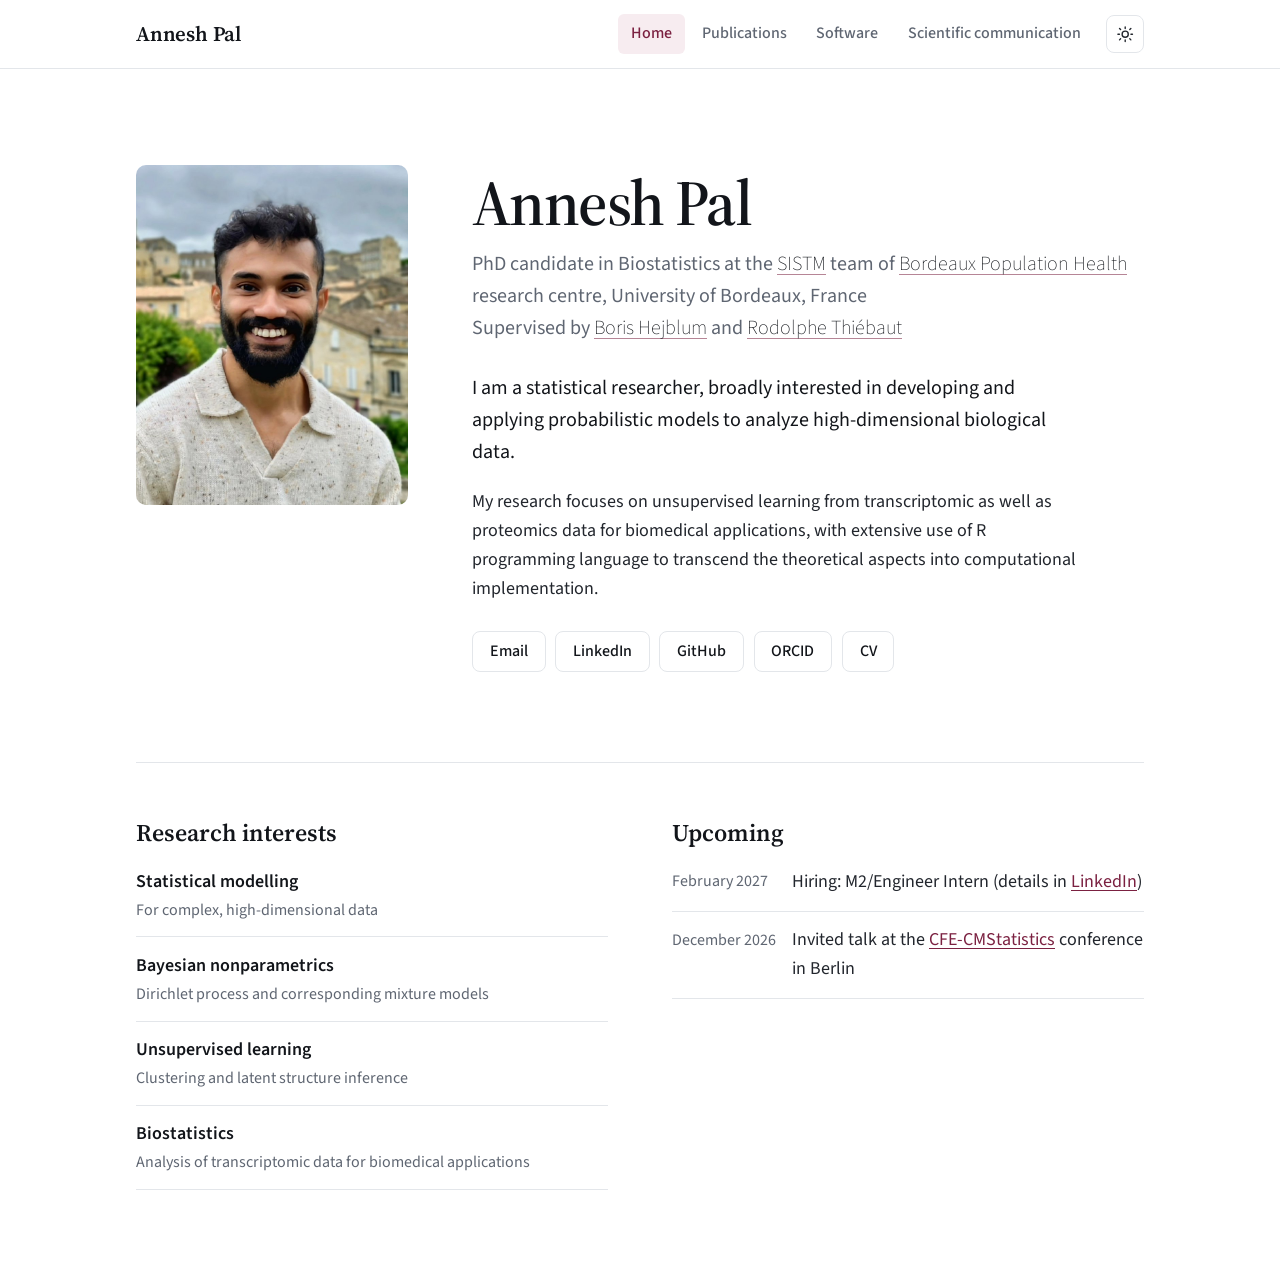
<file: index.html>
<!DOCTYPE html>
<html lang="en">
<head>
  <meta charset="utf-8">
  <meta name="viewport" content="width=device-width, initial-scale=1">
  <title>Annesh Pal</title>
  <meta name="description" content="Annesh Pal, PhD candidate in Biostatistics at the University of Bordeaux, working on Bayesian nonparametric clustering for high-dimensional biological data.">
  <meta name="author" content="Annesh Pal">
  <meta name="google-site-verification" content="eEVup96OEpur1_kXBRJ_z_jjKePVoSG-uzVZ42ypXxE">
  <meta property="og:title" content="Annesh Pal">
  <meta property="og:description" content="Annesh Pal, PhD candidate in Biostatistics at the University of Bordeaux, working on Bayesian nonparametric clustering for high-dimensional biological data.">
  <meta property="og:type" content="website">
  <meta property="og:image" content="photo.jpg">
  <link rel="icon" href="data:image/svg+xml,%3Csvg xmlns='http://www.w3.org/2000/svg' viewBox='0 0 32 32'%3E%3Crect width='32' height='32' rx='7' fill='%237b2141'/%3E%3Ctext x='16' y='22.5' font-family='Georgia,serif' font-size='17' font-weight='600' fill='white' text-anchor='middle'%3EAP%3C/text%3E%3C/svg%3E">
  <link rel="preload" href="assets/fonts/source-serif-4-latin-opsz-normal.woff2" as="font" type="font/woff2" crossorigin>
  <link rel="preload" href="assets/fonts/source-sans-3-latin-wght-normal.woff2" as="font" type="font/woff2" crossorigin>
  <script>try { var t = localStorage.getItem('theme'); if (t) document.documentElement.dataset.theme = t; } catch (e) {}</script>
  <link rel="stylesheet" href="assets/style.css">
</head>
<body>
  <a class="skip" href="#content">Skip to content</a>
  <header class="site-header">
    <div class="wrap">
      <a class="brand" href="index.html">Annesh Pal</a>
      <nav class="nav" aria-label="Main">
        <ul>
          <li><a href="index.html" aria-current="page">Home</a></li>
          <li><a href="publications.html">Publications</a></li>
          <li><a href="software.html">Software</a></li>
          <li><a href="communication.html">Scientific communication</a></li>
        </ul>
        <button class="icon-btn theme-btn" type="button" aria-label="Switch between light and dark theme"><svg class="sun" viewBox="0 0 24 24" fill="none" stroke="currentColor" stroke-width="1.8" stroke-linecap="round" aria-hidden="true"><circle cx="12" cy="12" r="4"/><path d="M12 2.5v2M12 19.5v2M4.6 4.6 6 6M18 18l1.4 1.4M2.5 12h2M19.5 12h2M4.6 19.4 6 18M18 6l1.4-1.4"/></svg><svg class="moon" viewBox="0 0 24 24" fill="none" stroke="currentColor" stroke-width="1.8" stroke-linejoin="round" aria-hidden="true"><path d="M20 14.5A8 8 0 0 1 9.5 4a8 8 0 1 0 10.5 10.5Z"/></svg></button>
        <button class="icon-btn menu-btn" type="button" aria-label="Menu" aria-expanded="false"><svg viewBox="0 0 24 24" fill="none" stroke="currentColor" stroke-width="1.8" stroke-linecap="round" aria-hidden="true"><path d="M4 7h16M4 12h16M4 17h16"/></svg></button>
      </nav>
    </div>
  </header>

  <main id="content">
    <div class="wrap">
      <section class="intro" aria-label="Introduction">
        <img class="portrait" src="photo.jpg" alt="Portrait of Annesh Pal" width="800" height="1000">
        <div>
          <h1>Annesh Pal</h1>
          <p class="role">
            PhD candidate in Biostatistics at the <a href="https://www.inria.fr/fr/sistm/">SISTM</a> team of <a href="https://www.bordeaux-population-health.center/">Bordeaux Population Health</a> research centre, University of Bordeaux, France<br>
            Supervised by <a href="https://borishejblum.science/">Boris Hejblum</a> and <a href="https://scholar.google.com/citations?user=3FwavwMAAAAJ&hl=fr/">Rodolphe Thiébaut</a>
          </p>
          <div class="bio">
            <p>I am a statistical researcher, broadly interested in developing and applying probabilistic models to analyze high-dimensional biological data.</p>
            <p>My research focuses on unsupervised learning from transcriptomic as well as proteomics data for biomedical applications, with extensive use of R programming language to transcend the theoretical aspects into computational implementation.</p>
          </div>
          <ul class="profiles">
            <li><a class="btn" href="mailto:annesh.pal@u-bordeaux.fr">Email</a></li>
            <li><a class="btn" href="https://www.linkedin.com/in/annesh-pal-4635a8240/">LinkedIn</a></li>
            <li><a class="btn" href="https://github.com/annesh07">GitHub</a></li>
            <li><a class="btn" href="https://orcid.org/0009-0003-2146-180X">ORCID</a></li>
            <li><a class="btn" href="files/Annesh_Pal_CV.pdf">CV</a></li>
          </ul>
        </div>
      </section>

      <div class="home-grid">
        <section aria-labelledby="interests-h">
          <h2 class="section-title" id="interests-h">Research interests</h2>
          <ul class="topics">
            <li><strong>Statistical modelling</strong><span>For complex, high-dimensional data</span></li>
            <li><strong>Bayesian nonparametrics</strong><span>Dirichlet process and corresponding mixture models</span></li>
            <li><strong>Unsupervised learning</strong><span>Clustering and latent structure inference</span></li>
            <li><strong>Biostatistics</strong><span>Analysis of transcriptomic data for biomedical applications</span></li>
          </ul>
        </section>

        <section aria-labelledby="news-h">
          <h2 class="section-title" id="news-h">Upcoming</h2>
          <ul class="news">
            <li><time datetime="2026-09">February 2027</time><span>Hiring: M2/Engineer Intern (details in <a href="https://www.linkedin.com/feed/update/urn:li:activity:7515807664233299968/">LinkedIn</a>)</span></li>
            <li><time datetime="2026-01">December 2026</time><span>Invited talk at the <a href="https://www.cmstatistics.org/CFECMStatistics2026/programme.php">CFE-CMStatistics</a> conference in Berlin</span></li>
          </ul>
        </section>
      </div>
    </div>
  </main>
  <script src="assets/site.js" defer></script>
</body>
</html>
</file>
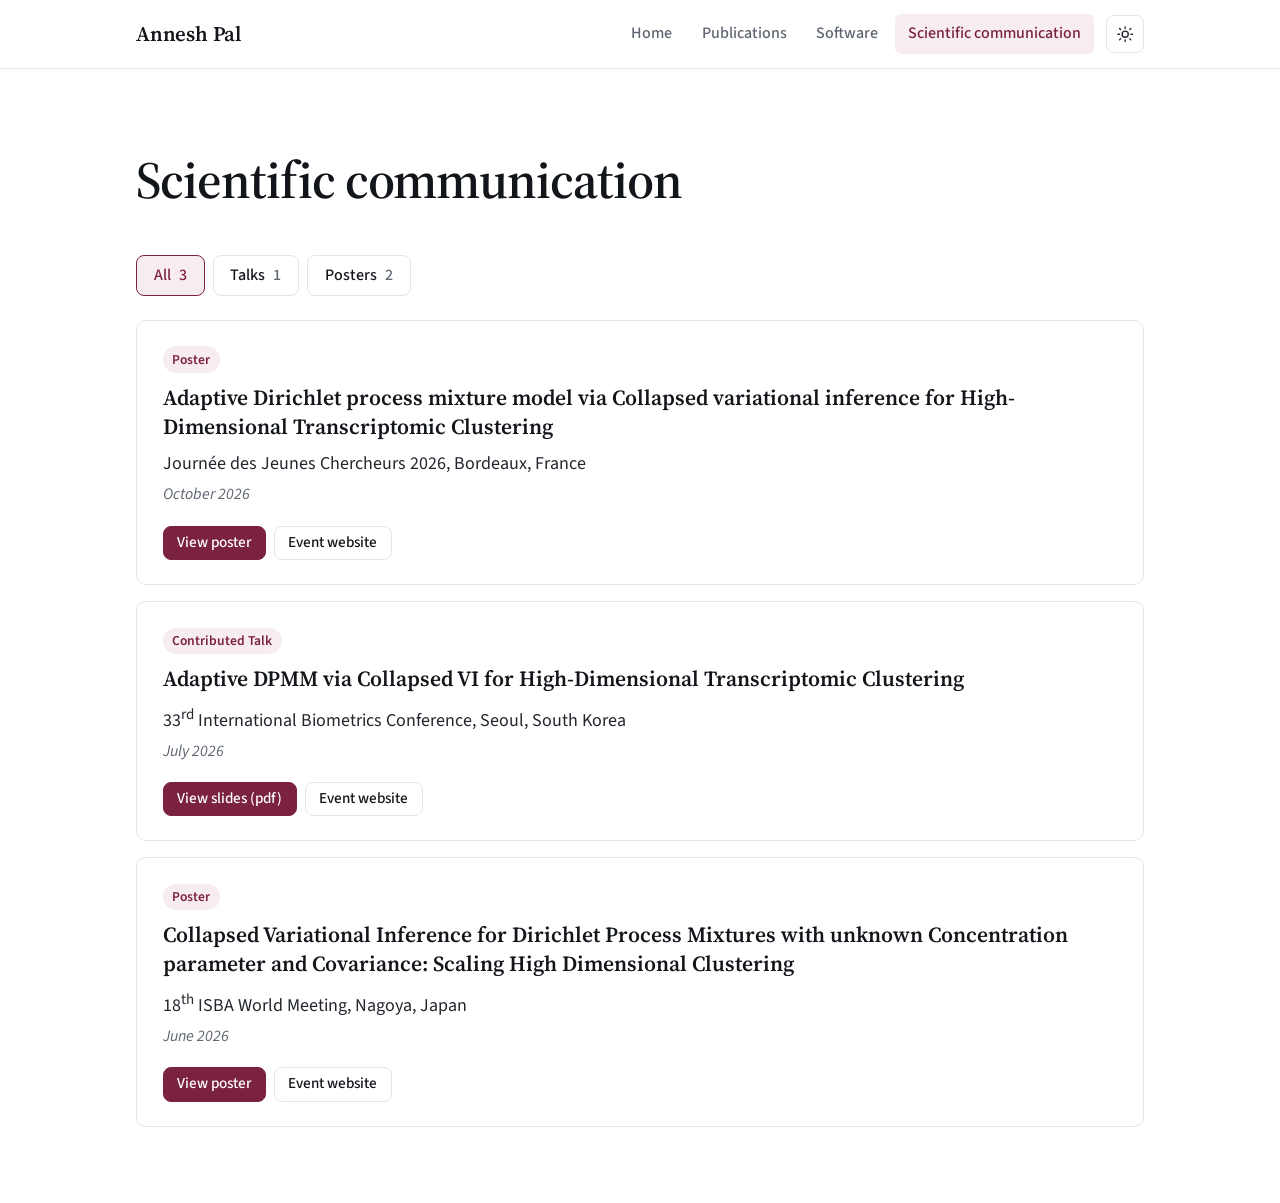
<file: communication.html>
<!DOCTYPE html>
<html lang="en">
<head>
  <meta charset="utf-8">
  <meta name="viewport" content="width=device-width, initial-scale=1">
  <title>Scientific communication | Annesh Pal</title>
  <meta name="description" content="Slides and posters presented by Annesh Pal at conferences and workshops.">
  <meta name="author" content="Annesh Pal">
  <meta name="google-site-verification" content="eEVup96OEpur1_kXBRJ_z_jjKePVoSG-uzVZ42ypXxE">
  <meta property="og:title" content="Scientific communication | Annesh Pal">
  <meta property="og:description" content="Slides and posters presented by Annesh Pal at conferences and workshops.">
  <meta property="og:type" content="website">
  <meta property="og:image" content="photo.jpg">
  <link rel="icon" href="data:image/svg+xml,%3Csvg xmlns='http://www.w3.org/2000/svg' viewBox='0 0 32 32'%3E%3Crect width='32' height='32' rx='7' fill='%237b2141'/%3E%3Ctext x='16' y='22.5' font-family='Georgia,serif' font-size='17' font-weight='600' fill='white' text-anchor='middle'%3EAP%3C/text%3E%3C/svg%3E">
  <link rel="preload" href="assets/fonts/source-serif-4-latin-opsz-normal.woff2" as="font" type="font/woff2" crossorigin>
  <link rel="preload" href="assets/fonts/source-sans-3-latin-wght-normal.woff2" as="font" type="font/woff2" crossorigin>
  <script>try { var t = localStorage.getItem('theme'); if (t) document.documentElement.dataset.theme = t; } catch (e) {}</script>
  <link rel="stylesheet" href="assets/style.css">
</head>
<body>
  <a class="skip" href="#content">Skip to content</a>
  <header class="site-header">
    <div class="wrap">
      <a class="brand" href="index.html">Annesh Pal</a>
      <nav class="nav" aria-label="Main">
        <ul>
          <li><a href="index.html">Home</a></li>
          <li><a href="publications.html">Publications</a></li>
          <li><a href="software.html">Software</a></li>
          <li><a href="communication.html" aria-current="page">Scientific communication</a></li>
        </ul>
        <button class="icon-btn theme-btn" type="button" aria-label="Switch between light and dark theme"><svg class="sun" viewBox="0 0 24 24" fill="none" stroke="currentColor" stroke-width="1.8" stroke-linecap="round" aria-hidden="true"><circle cx="12" cy="12" r="4"/><path d="M12 2.5v2M12 19.5v2M4.6 4.6 6 6M18 18l1.4 1.4M2.5 12h2M19.5 12h2M4.6 19.4 6 18M18 6l1.4-1.4"/></svg><svg class="moon" viewBox="0 0 24 24" fill="none" stroke="currentColor" stroke-width="1.8" stroke-linejoin="round" aria-hidden="true"><path d="M20 14.5A8 8 0 0 1 9.5 4a8 8 0 1 0 10.5 10.5Z"/></svg></button>
        <button class="icon-btn menu-btn" type="button" aria-label="Menu" aria-expanded="false"><svg viewBox="0 0 24 24" fill="none" stroke="currentColor" stroke-width="1.8" stroke-linecap="round" aria-hidden="true"><path d="M4 7h16M4 12h16M4 17h16"/></svg></button>
      </nav>
    </div>
  </header>

  <main id="content">
    <div class="wrap">
      <header class="page-head">
        <h1>Scientific communication</h1>
      </header>

      <div class="page-body">
        <div class="filters" role="group" aria-label="Show">
          <button class="btn filter" type="button" data-filter="all" aria-pressed="true">All <span class="count"></span></button>
          <button class="btn filter" type="button" data-filter="talk" aria-pressed="false">Talks <span class="count"></span></button>
          <button class="btn filter" type="button" data-filter="poster" aria-pressed="false">Posters <span class="count"></span></button>
        </div>

        <!--
          HOW TO ADD A TALK OR POSTER
          1. Put the PDF in the "files" folder (keep each file under about 20 MB).
          2. Copy the block below, remove the comment markers around it, and paste it
             inside the right year (newest first). For a new year, copy a whole
             <section class="year-group"> block.
          3. Set data-type="talk" for slides or data-type="poster" for a poster,
             and change the tag text to match (Talk, Invited talk, Poster).
          4. Delete any button you don't need (for example the event website).

        <article class="entry" data-type="talk">
          <span class="tag">Talk</span>
          <h3>Title of the talk or poster</h3>
          <p class="authors">Name of the conference or workshop, City, Country</p>
          <p class="venue"><time datetime="2026-06">June 2026</time></p>
          <div class="entry-actions">
            <a class="btn primary" href="files/your-file.pdf" data-viewer>View slides</a>
            <a class="btn" href="files/your-file.pdf" download>Download PDF</a>
            <a class="btn" href="https://event-website.example">Event website</a>
          </div>
        </article>
        -->

        <div class="comm-list">
          <article class="entry" data-type="poster">
          <span class="tag">Poster</span>
          <h3>Adaptive Dirichlet process mixture model via Collapsed variational inference for High-Dimensional Transcriptomic Clustering</h3>
          <p class="authors">Journée des Jeunes Chercheurs 2026, Bordeaux, France</p>
          <p class="venue"><time datetime="2026-10">October 2026</time></p>
          <div class="entry-actions">
            <a class="btn primary" href="files/Poster_JJC2026_Annesh.pdf" data-viewer>View poster</a>
            <a class="btn" href="https://www.bordeaux-population-health.center/fr/journee-des-jeunes-chercheurs-du-bph-2026/">Event website</a>
          </div>
          </article>
          <article class="entry" data-type="talk">
          <span class="tag">Contributed Talk</span>
          <h3>Adaptive DPMM via Collapsed VI for High-Dimensional Transcriptomic Clustering</h3>
          <p class="authors">33<sup>rd</sup> International Biometrics Conference, Seoul, South Korea</p>
          <p class="venue"><time datetime="2026-07">July 2026</time></p>
          <div class="entry-actions"> 
            <a class="btn primary" href="files/Talk_IBC_Annesh.pdf" data-viewer>View slides (pdf)</a>
            <a class="btn" href="https://www.ibc2026.org/home/">Event website</a>
          </div>
          </article>
          <article class="entry" data-type="poster">
          <span class="tag">Poster</span>
          <h3>Collapsed Variational Inference for Dirichlet Process Mixtures with unknown Concentration parameter and Covariance: Scaling High Dimensional Clustering</h3>
          <p class="authors">18<sup>th</sup> ISBA World Meeting, Nagoya, Japan</p>
          <p class="venue"><time datetime="2026-06">June 2026</time></p>
          <div class="entry-actions">
            <a class="btn primary" href="files/Poster_ISBA_Annesh.pdf" data-viewer>View poster</a>
            <a class="btn" href="https://isba2026.github.io/">Event website</a>
          </div>
          </article>
        </div>
      </div>
    </div>

    <dialog class="viewer" aria-labelledby="viewer-title">
      <div class="viewer-bar">
        <h2 id="viewer-title">Preview</h2>
        <div class="viewer-actions">
          <a class="btn" id="viewer-open" href="#" target="_blank" rel="noopener">Open in new tab</a>
          <button class="btn" type="button" id="viewer-close">Close</button>
        </div>
      </div>
      <iframe title="Document preview" id="viewer-frame"></iframe>
    </dialog>
  </main>
  <script src="assets/site.js" defer></script>
</body>
</html>
</file>
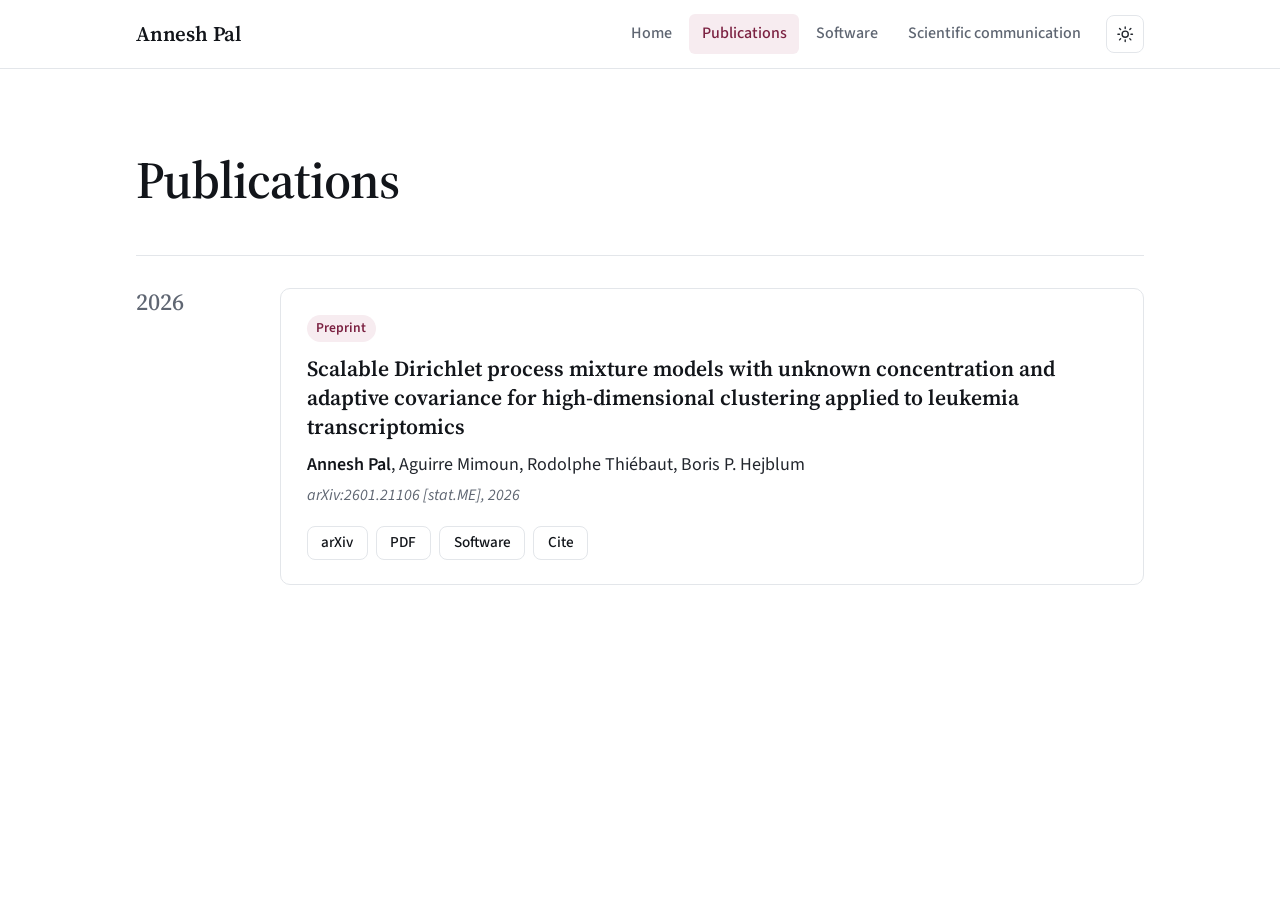
<file: publications.html>
<!DOCTYPE html>
<html lang="en">
<head>
  <meta charset="utf-8">
  <meta name="viewport" content="width=device-width, initial-scale=1">
  <title>Publications | Annesh Pal</title>
  <meta name="description" content="Publications and preprints by Annesh Pal on Dirichlet process mixture models and high-dimensional clustering.">
  <meta name="author" content="Annesh Pal">
  <meta name="google-site-verification" content="eEVup96OEpur1_kXBRJ_z_jjKePVoSG-uzVZ42ypXxE">
  <meta property="og:title" content="Publications | Annesh Pal">
  <meta property="og:description" content="Publications and preprints by Annesh Pal on Dirichlet process mixture models and high-dimensional clustering.">
  <meta property="og:type" content="website">
  <meta property="og:image" content="photo.jpg">
  <link rel="icon" href="data:image/svg+xml,%3Csvg xmlns='http://www.w3.org/2000/svg' viewBox='0 0 32 32'%3E%3Crect width='32' height='32' rx='7' fill='%237b2141'/%3E%3Ctext x='16' y='22.5' font-family='Georgia,serif' font-size='17' font-weight='600' fill='white' text-anchor='middle'%3EAP%3C/text%3E%3C/svg%3E">
  <link rel="preload" href="assets/fonts/source-serif-4-latin-opsz-normal.woff2" as="font" type="font/woff2" crossorigin>
  <link rel="preload" href="assets/fonts/source-sans-3-latin-wght-normal.woff2" as="font" type="font/woff2" crossorigin>
  <script>try { var t = localStorage.getItem('theme'); if (t) document.documentElement.dataset.theme = t; } catch (e) {}</script>
  <link rel="stylesheet" href="assets/style.css">
</head>
<body>
  <a class="skip" href="#content">Skip to content</a>
  <header class="site-header">
    <div class="wrap">
      <a class="brand" href="index.html">Annesh Pal</a>
      <nav class="nav" aria-label="Main">
        <ul>
          <li><a href="index.html">Home</a></li>
          <li><a href="publications.html" aria-current="page">Publications</a></li>
          <li><a href="software.html">Software</a></li>
          <li><a href="communication.html">Scientific communication</a></li>
        </ul>
        <button class="icon-btn theme-btn" type="button" aria-label="Switch between light and dark theme"><svg class="sun" viewBox="0 0 24 24" fill="none" stroke="currentColor" stroke-width="1.8" stroke-linecap="round" aria-hidden="true"><circle cx="12" cy="12" r="4"/><path d="M12 2.5v2M12 19.5v2M4.6 4.6 6 6M18 18l1.4 1.4M2.5 12h2M19.5 12h2M4.6 19.4 6 18M18 6l1.4-1.4"/></svg><svg class="moon" viewBox="0 0 24 24" fill="none" stroke="currentColor" stroke-width="1.8" stroke-linejoin="round" aria-hidden="true"><path d="M20 14.5A8 8 0 0 1 9.5 4a8 8 0 1 0 10.5 10.5Z"/></svg></button>
        <button class="icon-btn menu-btn" type="button" aria-label="Menu" aria-expanded="false"><svg viewBox="0 0 24 24" fill="none" stroke="currentColor" stroke-width="1.8" stroke-linecap="round" aria-hidden="true"><path d="M4 7h16M4 12h16M4 17h16"/></svg></button>
      </nav>
    </div>
  </header>

  <main id="content">
    <div class="wrap">
      <header class="page-head">
        <h1>Publications</h1>
      </header>

      <div class="page-body">
        <section class="year-group" aria-labelledby="y2026">
          <h2 id="y2026">2026</h2>
          <div>
            <article class="entry">
              <span class="tag">Preprint</span>
              <h3><a href="https://arxiv.org/abs/2601.21106">Scalable Dirichlet process mixture models with unknown concentration and adaptive covariance for high-dimensional clustering applied to leukemia transcriptomics</a></h3>
              <p class="authors"><span class="me">Annesh Pal</span>, Aguirre Mimoun, Rodolphe Thiébaut, Boris P. Hejblum</p>
              <p class="venue">arXiv:2601.21106 [stat.ME], 2026</p>
              <div class="entry-actions">
                <a class="btn" href="https://arxiv.org/abs/2601.21106">arXiv</a>
                <a class="btn" href="https://arxiv.org/pdf/2601.21106">PDF</a>
                <a class="btn" href="software.html">Software</a>
                <button class="btn" type="button" data-toggle="bib-pal2026" data-open-label="Hide citation" aria-expanded="false" aria-controls="bib-pal2026"><span>Cite</span></button>
              </div>
              <div class="code" id="bib-pal2026" hidden>
                <pre id="bib-pal2026-text">@misc{pal2026scalable,
  title         = {Scalable Dirichlet Process Mixture Models with Unknown Concentration
                   and Adaptive Covariance for High-Dimensional Clustering Applied to
                   Leukemia Transcriptomics},
  author        = {Pal, Annesh and Mimoun, Aguirre and
                   Thi{\'e}baut, Rodolphe and Hejblum, Boris P.},
  year          = {2026},
  eprint        = {2601.21106},
  archivePrefix = {arXiv},
  primaryClass  = {stat.ME},
  url           = {https://arxiv.org/abs/2601.21106}
}</pre>
                <button class="btn copy" type="button" data-copy-from="bib-pal2026-text" data-done="BibTeX copied">Copy</button>
              </div>
            </article>
          </div>
        </section>
      </div>
    </div>
  </main>
  <script src="assets/site.js" defer></script>
</body>
</html>
</file>
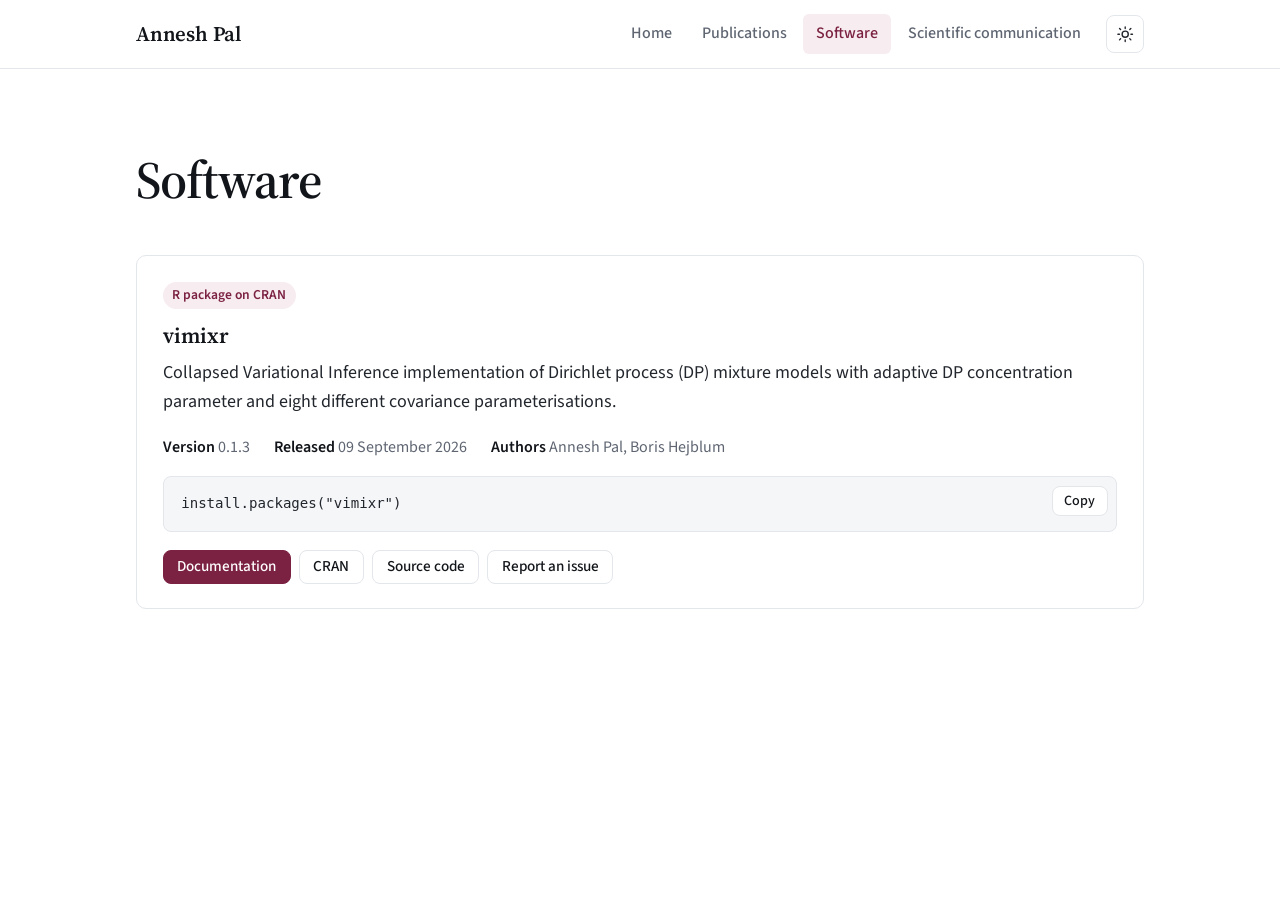
<file: software.html>
<!DOCTYPE html>
<html lang="en">
<head>
  <meta charset="utf-8">
  <meta name="viewport" content="width=device-width, initial-scale=1">
  <title>Software | Annesh Pal</title>
  <meta name="description" content="Open-source R software by Annesh Pal, including vimixr for Dirichlet process mixture models on CRAN.">
  <meta name="author" content="Annesh Pal">
  <meta name="google-site-verification" content="eEVup96OEpur1_kXBRJ_z_jjKePVoSG-uzVZ42ypXxE">
  <meta property="og:title" content="Software | Annesh Pal">
  <meta property="og:description" content="Open-source R software by Annesh Pal, including vimixr for Dirichlet process mixture models on CRAN.">
  <meta property="og:type" content="website">
  <meta property="og:image" content="photo.jpg">
  <link rel="icon" href="data:image/svg+xml,%3Csvg xmlns='http://www.w3.org/2000/svg' viewBox='0 0 32 32'%3E%3Crect width='32' height='32' rx='7' fill='%237b2141'/%3E%3Ctext x='16' y='22.5' font-family='Georgia,serif' font-size='17' font-weight='600' fill='white' text-anchor='middle'%3EAP%3C/text%3E%3C/svg%3E">
  <link rel="preload" href="assets/fonts/source-serif-4-latin-opsz-normal.woff2" as="font" type="font/woff2" crossorigin>
  <link rel="preload" href="assets/fonts/source-sans-3-latin-wght-normal.woff2" as="font" type="font/woff2" crossorigin>
  <script>try { var t = localStorage.getItem('theme'); if (t) document.documentElement.dataset.theme = t; } catch (e) {}</script>
  <link rel="stylesheet" href="assets/style.css">
</head>
<body>
  <a class="skip" href="#content">Skip to content</a>
  <header class="site-header">
    <div class="wrap">
      <a class="brand" href="index.html">Annesh Pal</a>
      <nav class="nav" aria-label="Main">
        <ul>
          <li><a href="index.html">Home</a></li>
          <li><a href="publications.html">Publications</a></li>
          <li><a href="software.html" aria-current="page">Software</a></li>
          <li><a href="communication.html">Scientific communication</a></li>
        </ul>
        <button class="icon-btn theme-btn" type="button" aria-label="Switch between light and dark theme"><svg class="sun" viewBox="0 0 24 24" fill="none" stroke="currentColor" stroke-width="1.8" stroke-linecap="round" aria-hidden="true"><circle cx="12" cy="12" r="4"/><path d="M12 2.5v2M12 19.5v2M4.6 4.6 6 6M18 18l1.4 1.4M2.5 12h2M19.5 12h2M4.6 19.4 6 18M18 6l1.4-1.4"/></svg><svg class="moon" viewBox="0 0 24 24" fill="none" stroke="currentColor" stroke-width="1.8" stroke-linejoin="round" aria-hidden="true"><path d="M20 14.5A8 8 0 0 1 9.5 4a8 8 0 1 0 10.5 10.5Z"/></svg></button>
        <button class="icon-btn menu-btn" type="button" aria-label="Menu" aria-expanded="false"><svg viewBox="0 0 24 24" fill="none" stroke="currentColor" stroke-width="1.8" stroke-linecap="round" aria-hidden="true"><path d="M4 7h16M4 12h16M4 17h16"/></svg></button>
      </nav>
    </div>
  </header>

  <main id="content">
    <div class="wrap">
      <header class="page-head">
        <h1>Software</h1>
      </header>

      <div class="page-body">
        <article class="entry">
          <span class="tag">R package on CRAN</span>
          <h3><a href="https://annesh07.github.io/vimixr/">vimixr</a></h3>
          <p>Collapsed Variational Inference implementation of Dirichlet process (DP) mixture models with adaptive DP concentration parameter and eight different covariance parameterisations.</p>
          <ul class="facts">
            <li><b>Version</b> 0.1.3</li>
            <li><b>Released</b> 09 September 2026</li>
            <li><b>Authors</b> Annesh Pal, Boris Hejblum</li>
          </ul>
          <div class="code">
            <pre id="install-vimixr">install.packages("vimixr")</pre>
            <button class="btn copy" type="button" data-copy-from="install-vimixr" data-done="Install command copied">Copy</button>
          </div>
          <div class="entry-actions">
            <a class="btn primary" href="https://annesh07.github.io/vimixr/">Documentation</a>
            <a class="btn" href="https://cran.r-project.org/package=vimixr">CRAN</a>
            <a class="btn" href="https://github.com/annesh07/vimixr">Source code</a>
            <a class="btn" href="https://github.com/annesh07/vimixr/issues">Report an issue</a>
          </div>
        </article>
      </div>
    </div>
  </main>
  <script src="assets/site.js" defer></script>
</body>
</html>
</file>
<file: assets/style.css>
/* ---------- Fonts (self-hosted) ---------- */
@font-face {
  font-family: "Source Serif 4";
  src: url("fonts/source-serif-4-latin-opsz-normal.woff2") format("woff2-variations");
  font-weight: 200 900; font-style: normal; font-display: swap;
}
@font-face {
  font-family: "Source Sans 3";
  src: url("fonts/source-sans-3-latin-wght-normal.woff2") format("woff2-variations");
  font-weight: 200 900; font-style: normal; font-display: swap;
}
@font-face {
  font-family: "Source Sans 3";
  src: url("fonts/source-sans-3-latin-wght-italic.woff2") format("woff2-variations");
  font-weight: 200 900; font-style: italic; font-display: swap;
}

/* ---------- Tokens ---------- */
:root {
  --bg: #ffffff;
  --surface: #f5f6f8;
  --text: #22262d;
  --heading: #12151a;
  --muted: #5f6672;
  --rule: #e3e6ea;
  --accent: #7b2141;        /* Bordeaux */
  --accent-hover: #5e1831;
  --accent-soft: #f7ecf0;
  --serif: "Source Serif 4", Georgia, "Times New Roman", serif;
  --sans: "Source Sans 3", -apple-system, "Segoe UI", Roboto, Helvetica, Arial, sans-serif;
  --mono: ui-monospace, SFMono-Regular, Menlo, Consolas, monospace;
  --wrap: 68rem;
  --radius: 10px;
  color-scheme: light;
}
@media (prefers-color-scheme: dark) {
  :root:not([data-theme="light"]) {
    --bg: #15171b; --surface: #1d2025; --text: #dfe2e6; --heading: #f3f4f6; --muted: #9ba2ac;
    --rule: #2d3138; --accent: #d99aae; --accent-hover: #ecbccb; --accent-soft: #2a1e24;
    color-scheme: dark;
  }
}
:root[data-theme="dark"] {
  --bg: #15171b; --surface: #1d2025; --text: #dfe2e6; --heading: #f3f4f6; --muted: #9ba2ac;
  --rule: #2d3138; --accent: #d99aae; --accent-hover: #ecbccb; --accent-soft: #2a1e24;
  color-scheme: dark;
}

/* ---------- Page-to-page transitions (supported browsers only) ---------- */
@view-transition { navigation: auto; }
.site-header { view-transition-name: site-header; }
::view-transition-old(root) { animation: 160ms ease-out both vt-out; }
::view-transition-new(root) { animation: 220ms ease-out both vt-in; }
@keyframes vt-out { to { opacity: 0; } }
@keyframes vt-in { from { opacity: 0; transform: translateY(6px); } }
@media (prefers-reduced-motion: reduce) {
  ::view-transition-old(root), ::view-transition-new(root) { animation: none; }
  * { transition: none !important; }
}

/* ---------- Base ---------- */
*, *::before, *::after { box-sizing: border-box; }
[hidden] { display: none !important; }
html { -webkit-text-size-adjust: 100%; }
body {
  margin: 0; background: var(--bg); color: var(--text);
  font-family: var(--sans); font-size: 1.125rem; line-height: 1.6;
  -webkit-font-smoothing: antialiased;
  display: flex; flex-direction: column; min-height: 100vh;
}
main { flex: 1; }
h1, h2, h3 { font-family: var(--serif); color: var(--heading); font-weight: 600; line-height: 1.2; margin: 0; }
p { margin: 0 0 1em; }
a { color: var(--accent); text-decoration: underline; text-decoration-thickness: 1px; text-underline-offset: .18em; }
a:hover { color: var(--accent-hover); text-decoration-thickness: 2px; }
:focus-visible { outline: 2px solid var(--accent); outline-offset: 3px; border-radius: 4px; }
.wrap { max-width: var(--wrap); margin: 0 auto; padding: 0 clamp(1.25rem, 4vw, 2.5rem); }
.skip { position: absolute; left: -999px; top: .5rem; background: var(--bg); padding: .5rem 1rem; z-index: 100; }
.skip:focus { left: .5rem; }

/* ---------- Header ---------- */
.site-header {
  position: sticky; top: 0; z-index: 50;
  background: color-mix(in srgb, var(--bg) 92%, transparent);
  backdrop-filter: saturate(1.4) blur(10px); -webkit-backdrop-filter: saturate(1.4) blur(10px);
  border-bottom: 1px solid var(--rule);
}
.site-header .wrap { display: flex; align-items: center; justify-content: space-between; height: 4.25rem; }
.brand { font-family: var(--serif); font-size: 1.3rem; font-weight: 600; color: var(--heading); text-decoration: none; letter-spacing: -.01em; }
.brand:hover { color: var(--heading); text-decoration: none; }
.nav { display: flex; align-items: center; gap: .25rem; }
.nav ul { display: flex; gap: .25rem; list-style: none; margin: 0; padding: 0; }
.nav a {
  display: block; padding: .45rem .8rem; border-radius: 6px;
  color: var(--muted); text-decoration: none; font-size: 1rem; font-weight: 500;
  transition: color .15s, background-color .15s;
}
.nav a:hover { color: var(--heading); background: var(--surface); }
.nav a[aria-current="page"] { color: var(--accent); background: var(--accent-soft); }
.icon-btn {
  appearance: none; background: transparent; border: 1px solid var(--rule); color: var(--text);
  width: 2.4rem; height: 2.4rem; border-radius: 8px; cursor: pointer;
  display: inline-grid; place-items: center; margin-left: .5rem; transition: border-color .15s, background-color .15s;
}
.icon-btn:hover { background: var(--surface); }
.icon-btn svg { width: 1.15rem; height: 1.15rem; }
.menu-btn { display: none; }
.theme-btn .moon { display: none; }
:root[data-theme="dark"] .theme-btn .sun { display: none; }
:root[data-theme="dark"] .theme-btn .moon { display: block; }
@media (prefers-color-scheme: dark) {
  :root:not([data-theme="light"]) .theme-btn .sun { display: none; }
  :root:not([data-theme="light"]) .theme-btn .moon { display: block; }
}

@media (max-width: 860px) {
  .menu-btn { display: inline-grid; }
  .nav ul {
    position: absolute; top: 4.25rem; left: 0; right: 0; flex-direction: column; gap: 0;
    background: var(--bg); border-bottom: 1px solid var(--rule); padding: .5rem clamp(1.25rem, 4vw, 2.5rem) 1rem;
    display: none;
  }
  .nav.open ul { display: flex; }
  .nav a { padding: .75rem .5rem; font-size: 1.1rem; }
}

/* ---------- Page heading ---------- */
.page-head { padding: clamp(3rem, 7vw, 5rem) 0 2rem; }
.page-head h1 { font-size: clamp(2.25rem, 5vw, 3.25rem); letter-spacing: -.02em; margin-bottom: .75rem; }
.page-head p { color: var(--muted); font-size: 1.2rem; max-width: 40rem; margin: 0; }

/* ---------- Home ---------- */
.intro {
  display: grid; grid-template-columns: minmax(0, 17rem) minmax(0, 1fr); gap: clamp(2rem, 5vw, 4.5rem);
  align-items: start; padding: clamp(3rem, 8vw, 6rem) 0 clamp(3rem, 6vw, 4.5rem);
}
.portrait { width: 100%; height: auto; aspect-ratio: 4 / 5; object-fit: cover; border-radius: var(--radius); background: var(--surface); }
.intro h1 { font-size: clamp(2.6rem, 6vw, 4rem); letter-spacing: -.025em; margin-bottom: .4rem; }
.role { font-size: 1.25rem; color: var(--muted); margin-bottom: 1.75rem; }
.role a { color: var(--heading); font-weight: 200; text-decoration-color: color-mix(in srgb, var(--accent) 55%, transparent); text-underline-offset: .2em; }
.role a:hover { color: var(--accent); text-decoration-color: var(--accent); }
.bio { max-width: 38rem; }
.bio p:first-child { font-size: 1.25rem; color: var(--heading); }
.profiles { display: flex; flex-wrap: wrap; gap: .6rem; margin-top: 1.75rem; padding: 0; list-style: none; }
.btn {
  display: inline-flex; align-items: center; gap: .5rem;
  padding: .55rem 1.05rem; border-radius: 8px; border: 1px solid var(--rule);
  color: var(--heading); background: var(--bg); text-decoration: none; font-size: 1rem; font-weight: 500;
  font-family: var(--sans); cursor: pointer; line-height: 1.3;
  transition: border-color .15s, background-color .15s, color .15s;
}
.btn:hover { border-color: var(--accent); color: var(--accent); text-decoration: none; }
.btn svg { width: 1rem; height: 1rem; flex: none; }
.btn.primary { background: var(--accent); border-color: var(--accent); color: var(--bg); }
.btn.primary:hover { background: var(--accent-hover); border-color: var(--accent-hover); color: var(--bg); }
:root[data-theme="dark"] .btn.primary { background: var(--accent-soft); color: var(--accent); }
:root[data-theme="dark"] .btn.primary:hover { border-color: var(--accent-hover); color: var(--accent-hover); }
@media (prefers-color-scheme: dark) {
  :root:not([data-theme="light"]) .btn.primary { background: var(--accent-soft); color: var(--accent); }
  :root:not([data-theme="light"]) .btn.primary:hover { border-color: var(--accent-hover); color: var(--accent-hover); }
}
@media (max-width: 720px) {
  .intro { grid-template-columns: 1fr; }
  .portrait { max-width: 13rem; }
}

.home-grid {
  display: grid; grid-template-columns: 1fr 1fr; gap: clamp(2rem, 5vw, 4.5rem);
  padding: clamp(2.5rem, 5vw, 3.5rem) 0 clamp(3rem, 6vw, 5rem); border-top: 1px solid var(--rule);
}
@media (max-width: 820px) { .home-grid { grid-template-columns: 1fr; } }
.section-title { font-size: 1.5rem; margin-bottom: 1.25rem; }

.topics { list-style: none; margin: 0; padding: 0; }
.topics li { padding: .9rem 0; border-bottom: 1px solid var(--rule); }
.topics li:first-child { padding-top: 0; }
.topics strong { display: block; color: var(--heading); font-weight: 600; }
.topics span { display: block; color: var(--muted); font-size: 1rem; line-height: 1.5; margin-top: .1rem; }

.news { list-style: none; margin: 0; padding: 0; }
.news li { display: grid; grid-template-columns: 6.5rem 1fr; gap: 1rem; padding: .9rem 0; border-bottom: 1px solid var(--rule); }
.news li:first-child { padding-top: 0; }
.news time { color: var(--muted); font-size: 1rem; font-variant-numeric: tabular-nums; padding-top: .1rem; }
@media (max-width: 520px) { .news li { grid-template-columns: 1fr; gap: .1rem; } }

/* ---------- Entries: publications and software ---------- */
.year-group { display: grid; grid-template-columns: 7rem minmax(0, 1fr); gap: 2rem; padding: 2rem 0; border-top: 1px solid var(--rule); }
.year-group > h2 { font-size: 1.5rem; color: var(--muted); font-weight: 500; }
@media (max-width: 720px) { .year-group { grid-template-columns: 1fr; gap: 1rem; } }

.entry {
  border: 1px solid var(--rule); border-radius: var(--radius); padding: 1.5rem 1.6rem;
  transition: border-color .2s; background: var(--bg);
}
.entry + .entry { margin-top: 1rem; }
.entry:hover { border-color: color-mix(in srgb, var(--accent) 45%, var(--rule)); }
.tag {
  display: inline-block; font-size: .85rem; font-weight: 600; color: var(--accent);
  background: var(--accent-soft); padding: .15rem .6rem; border-radius: 999px; margin-bottom: .75rem;
}
.entry h3 { font-size: 1.35rem; line-height: 1.35; margin-bottom: .6rem; }
.entry h3 a { color: var(--heading); text-decoration: none; }
.entry h3 a:hover { color: var(--accent); text-decoration: underline; }
.authors { margin-bottom: .2rem; }
.authors .me { font-weight: 600; color: var(--heading); }
.venue { color: var(--muted); font-size: 1rem; font-style: italic; }
.entry-actions { display: flex; flex-wrap: wrap; gap: .5rem; margin-top: 1.1rem; }
.entry-actions .btn { padding: .4rem .85rem; font-size: .95rem; }

.code {
  position: relative; margin-top: 1rem; background: var(--surface); border-radius: 8px;
  border: 1px solid var(--rule);
}
.code pre { margin: 0; padding: 1rem 5.5rem 1rem 1.1rem; overflow-x: auto; font-family: var(--mono); font-size: .88rem; line-height: 1.55; color: var(--text); }
.code .copy { position: absolute; top: .55rem; right: .55rem; padding: .3rem .7rem; font-size: .88rem; }
.code[hidden] { display: none; }

.facts { display: flex; flex-wrap: wrap; gap: .5rem 1.5rem; margin: .25rem 0 0; padding: 0; list-style: none; color: var(--muted); font-size: 1rem; }
.facts b { color: var(--heading); font-weight: 600; }

.page-body { padding-bottom: clamp(3rem, 6vw, 5rem); }
.lead-note { color: var(--muted); font-size: 1rem; margin-top: 2rem; }

/* ---------- Scientific communication ---------- */
.filters { display: flex; flex-wrap: wrap; gap: .5rem; margin-bottom: 1.5rem; }
.filter .count { color: var(--muted); font-variant-numeric: tabular-nums; }
.filter[aria-pressed="true"] { background: var(--accent-soft); border-color: var(--accent); color: var(--accent); }
.filter[aria-pressed="true"] .count { color: inherit; }
.comm-list .year-group:first-child { border-top: 1px solid var(--rule); }
.comm-list .entry[data-type] .tag { margin-bottom: .6rem; }
.empty { border: 1px dashed var(--rule); border-radius: var(--radius); padding: 2.5rem 1.5rem; text-align: center; color: var(--muted); }

.viewer {
  width: min(1100px, 94vw); height: 90vh; max-height: 90vh; padding: 0;
  border: 1px solid var(--rule); border-radius: 12px; background: var(--bg); color: var(--text); overflow: hidden;
}
.viewer[open] { display: flex; flex-direction: column; }
.viewer::backdrop { background: rgb(10 12 16 / .6); }
.viewer-bar { display: flex; align-items: center; justify-content: space-between; gap: 1rem; padding: .75rem 1rem; border-bottom: 1px solid var(--rule); }
.viewer-bar h2 { font-size: 1.05rem; font-family: var(--sans); font-weight: 600; white-space: nowrap; overflow: hidden; text-overflow: ellipsis; }
.viewer-actions { display: flex; gap: .5rem; flex: none; }
.viewer-actions .btn { padding: .35rem .8rem; font-size: .95rem; }
.viewer iframe { flex: 1; width: 100%; border: 0; background: var(--surface); }

/* ---------- Footer ---------- */
.site-footer { border-top: 1px solid var(--rule); padding: 2rem 0; color: var(--muted); font-size: .95rem; }
.site-footer .wrap { display: flex; flex-wrap: wrap; justify-content: space-between; gap: 1rem; }
.site-footer ul { display: flex; gap: 1.25rem; list-style: none; margin: 0; padding: 0; }
.site-footer a { color: var(--muted); text-decoration: none; }
.site-footer a:hover { color: var(--accent); text-decoration: underline; }

/* ---------- Toast ---------- */
.toast {
  position: fixed; left: 50%; bottom: 1.5rem; transform: translate(-50%, .75rem); opacity: 0;
  background: var(--heading); color: var(--bg); padding: .55rem 1.1rem; border-radius: 8px; font-size: .95rem;
  transition: opacity .2s, transform .2s; pointer-events: none; z-index: 100;
}
.toast.show { opacity: 1; transform: translate(-50%, 0); }
</file>
